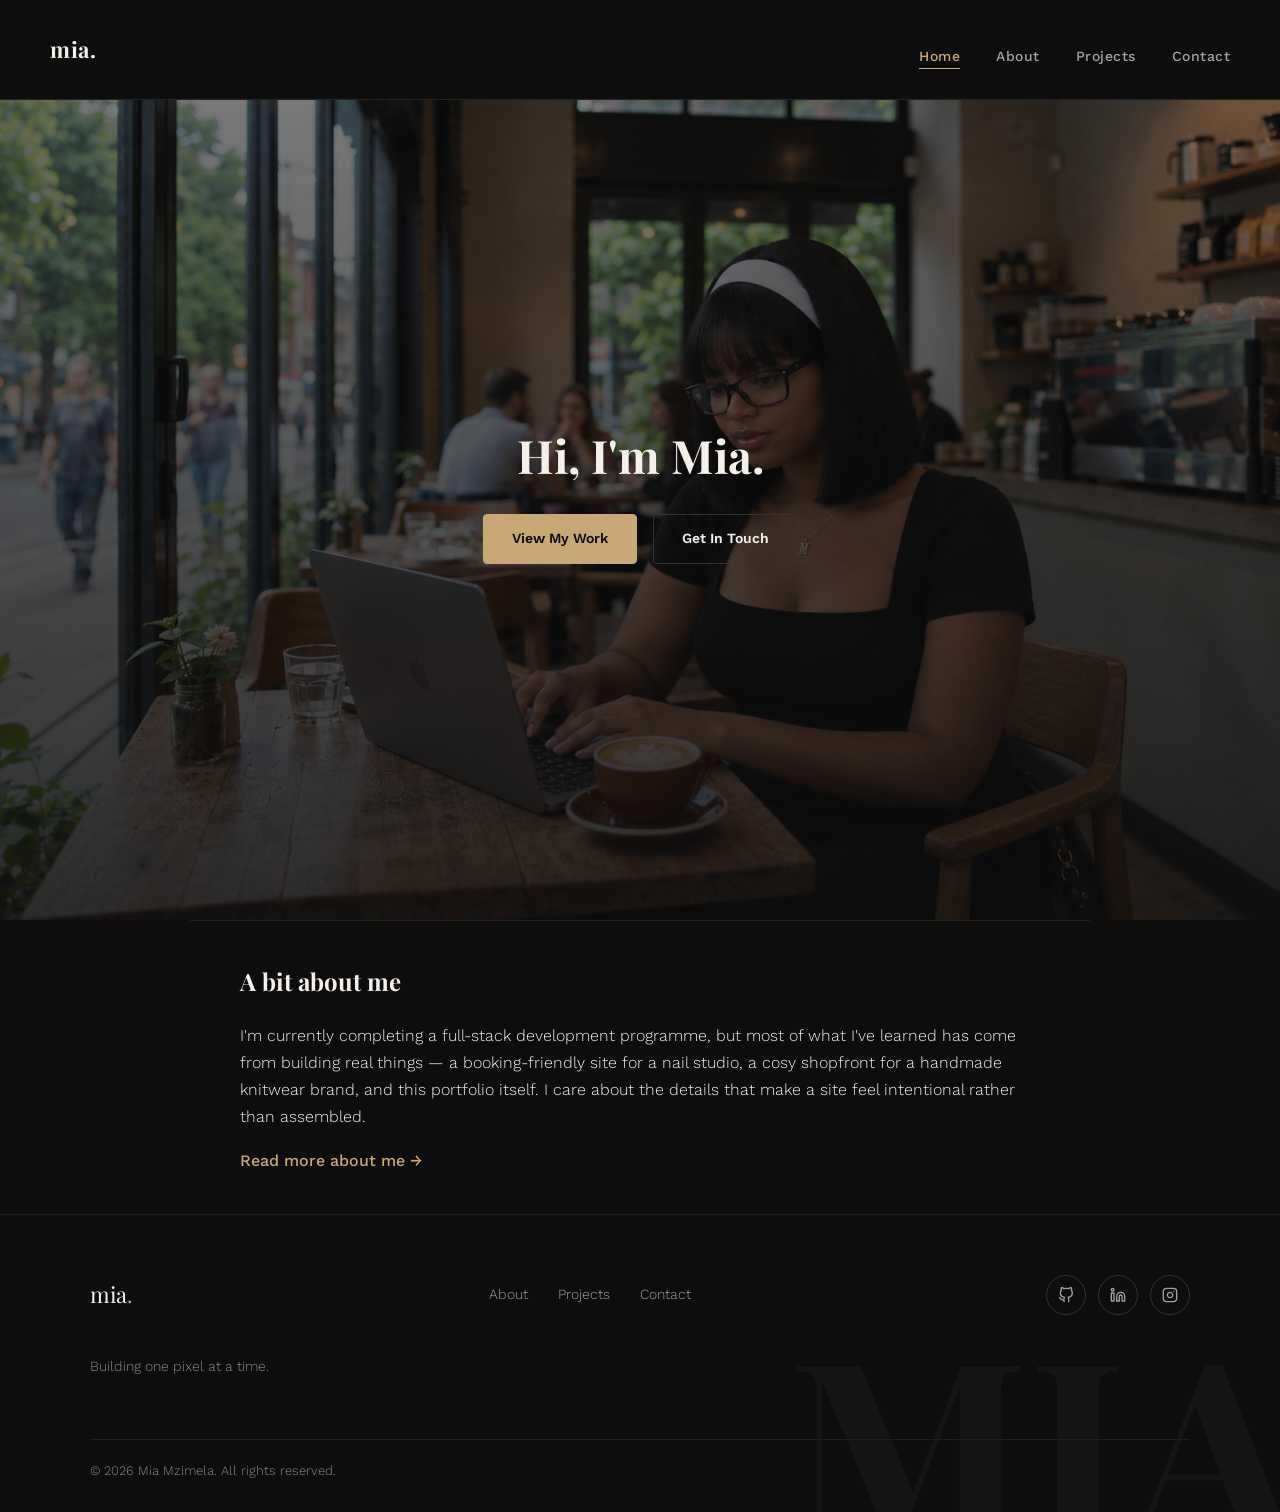
<file: index.html>
<!DOCTYPE html>
<html lang="en">
<head>
    <meta charset="UTF-8">
    <meta name="viewport" content="width=device-width, initial-scale=1.0">
    <meta name="description" content="The homepage of Mia Mzimela's portfolio - a front-end developer in training building clean, considered web experiences.">
    <link rel="preconnect" href="https://fonts.googleapis.com">
    <link rel="preconnect" href="https://fonts.gstatic.com" crossorigin>
    <link href="https://fonts.googleapis.com/css2?family=Playfair+Display:ital,wght@0,600;0,700;1,600&family=Work+Sans:wght@300;400;500;600&display=swap" rel="stylesheet">
    <link rel="stylesheet" href="css/styles.css">
    <title>Portfolio - Home</title>
</head>
<body>
    <!-- Site header with logo/title and main navigation -->
    <header id="site-header">
        <h1>mia.</h1>
        <nav>
            <ul>
                <li><a href="index.html" aria-current="page">Home</a></li>
                <li><a href="about.html">About</a></li>
                <li><a href="projects.html">Projects</a></li>
                <li><a href="contact.html">Contact</a></li>
            </ul>
        </nav>
    </header>

    <!-- Main page content -->
    <main>
        <section class="hero">
            <h2>Hi, I'm Mia.</h2>
            <div class="hero-actions">
                <a href="projects.html" class="btn btn-primary">View My Work</a>
                <a href="contact.html" class="btn btn-outline">Get In Touch</a>
            </div>
            <img src="images/hero.PNG" alt="Mia Mzimela working on a web project">
        </section>

        <section class="intro">
            <h2>A bit about me</h2>
            <p>I'm currently completing a full-stack development programme, but most of what I've learned has come from building real things — a booking-friendly site for a nail studio, a cosy shopfront for a handmade knitwear brand, and this portfolio itself. I care about the details that make a site feel intentional rather than assembled.</p>
            <a href="about.html" class="text-link">Read more about me &rarr;</a>
        </section>
    </main>

   <!-- footer -->
    <footer id="site-footer">
        <div class="footer-top">
            <a href="index.html" class="footer-logo">mia<span class="accent-dot">.</span></a>
            <ul class="footer-links">
                <li><a href="about.html">About</a></li>
                <li><a href="projects.html">Projects</a></li>
                <li><a href="contact.html">Contact</a></li>
            </ul>
            <div class="footer-social">
                <a href="https://github.com/miamzimela" target="_blank" rel="noopener noreferrer" aria-label="GitHub profile">
                    <svg xmlns="http://www.w3.org/2000/svg" width="16" height="16" viewBox="0 0 24 24" fill="none" stroke="currentColor" stroke-width="2" stroke-linecap="round" stroke-linejoin="round"><path d="M9 19c-5 1.5-5-2.5-7-3m14 6v-3.87a3.37 3.37 0 0 0-.94-2.61c3.14-.35 6.44-1.54 6.44-7A5.44 5.44 0 0 0 20 4.77 5.07 5.07 0 0 0 19.91 1S18.73.65 16 2.48a13.38 13.38 0 0 0-7 0C6.27.65 5.09 1 5.09 1A5.07 5.07 0 0 0 5 4.77a5.44 5.44 0 0 0-1.5 3.78c0 5.42 3.3 6.61 6.44 7A3.37 3.37 0 0 0 9 18.13V22"></path></svg>
                </a>
                <a href="https://www.linkedin.com/in/mia-mzimela-8a47a6213" target="_blank" rel="noopener noreferrer" aria-label="LinkedIn profile">
                    <svg xmlns="http://www.w3.org/2000/svg" width="16" height="16" viewBox="0 0 24 24" fill="none" stroke="currentColor" stroke-width="2" stroke-linecap="round" stroke-linejoin="round"><path d="M16 8a6 6 0 0 1 6 6v7h-4v-7a2 2 0 0 0-2-2 2 2 0 0 0-2 2v7h-4v-7a6 6 0 0 1 6-6z"></path><rect x="2" y="9" width="4" height="12"></rect><circle cx="4" cy="4" r="2"></circle></svg>
                </a>
                <a href="https://www.instagram.com/mia_mzimela" target="_blank" rel="noopener noreferrer" aria-label="Instagram profile">
                    <svg xmlns="http://www.w3.org/2000/svg" width="16" height="16" viewBox="0 0 24 24" fill="none" stroke="currentColor" stroke-width="2" stroke-linecap="round" stroke-linejoin="round"><rect x="2" y="2" width="20" height="20" rx="5" ry="5"></rect><path d="M16 11.37A4 4 0 1 1 12.63 8 4 4 0 0 1 16 11.37z"></path><line x1="17.5" y1="6.5" x2="17.51" y2="6.5"></line></svg>
                </a>
            </div>
        </div>
        <p class="footer-tagline">Building one pixel at a time.</p>
        <p class="footer-bottom">&copy; 2026 Mia Mzimela. All rights reserved.</p>
    </footer>
</body>
</html>
</file>
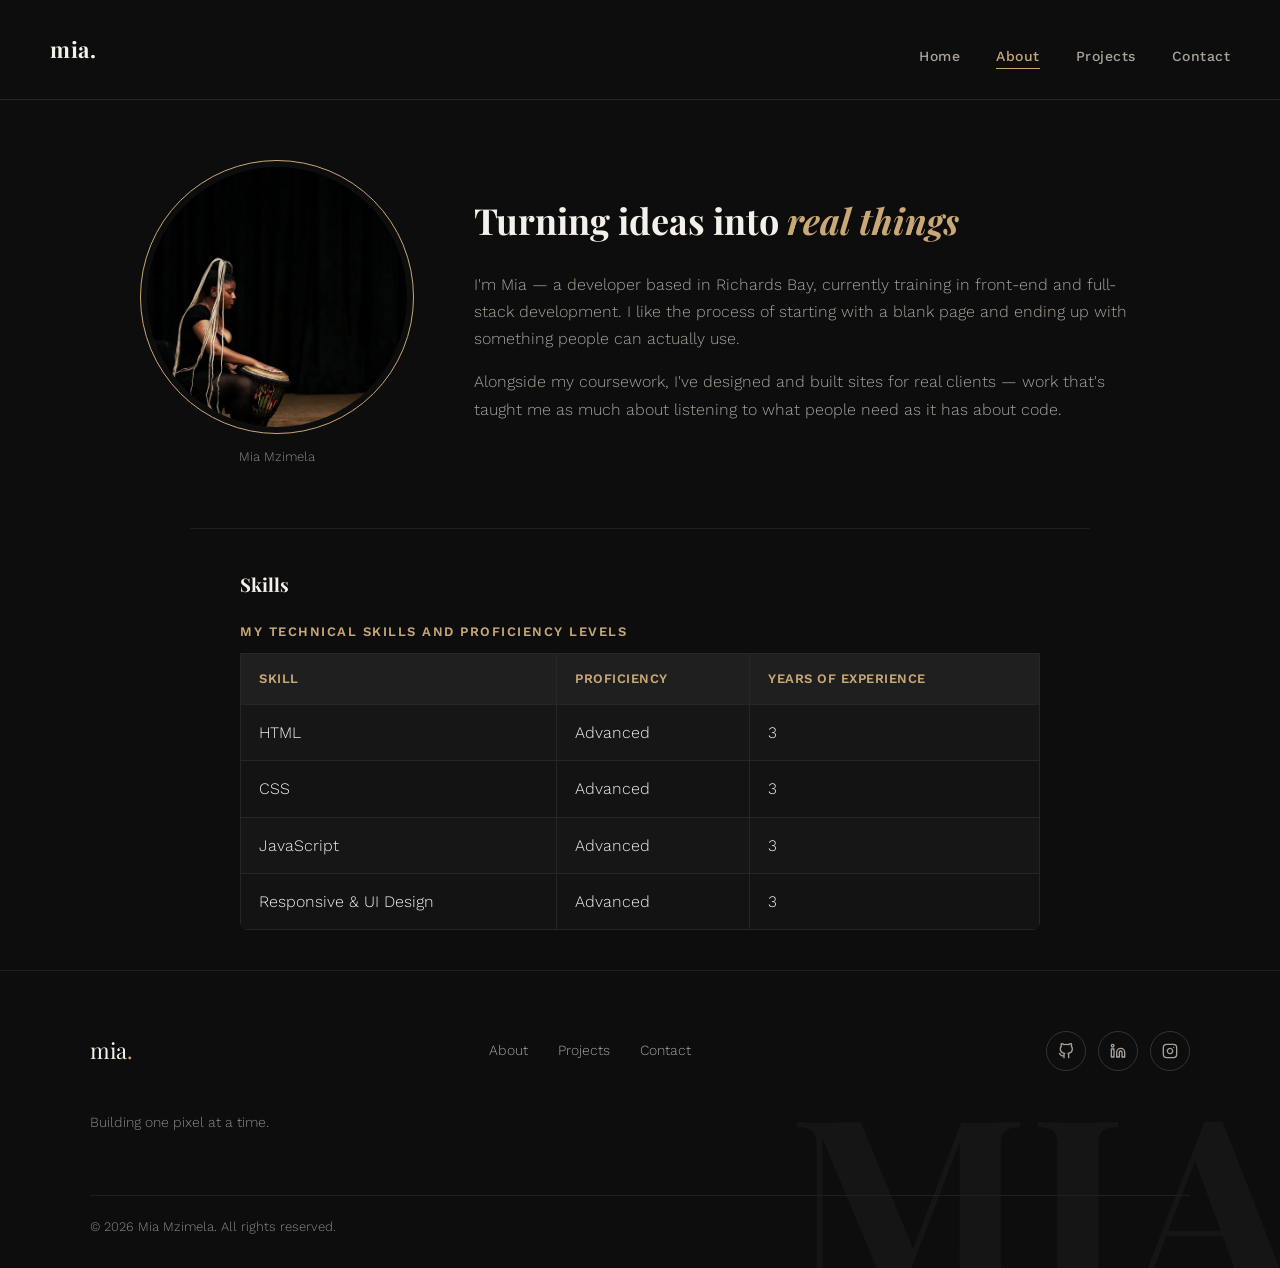
<file: about.html>
<!DOCTYPE html>
<html lang="en">
<head>
    <meta charset="UTF-8">
    <meta name="viewport" content="width=device-width, initial-scale=1.0">
    <meta name="description" content="Learn more about Mia Mzimela, a front-end developer in training, and see her skills and background.">
    <link rel="preconnect" href="https://fonts.googleapis.com">
    <link rel="preconnect" href="https://fonts.gstatic.com" crossorigin>
    <link href="https://fonts.googleapis.com/css2?family=Playfair+Display:ital,wght@0,600;0,700;1,600&family=Work+Sans:wght@300;400;500;600&display=swap" rel="stylesheet">
    <link rel="stylesheet" href="css/styles.css">
    <title>Portfolio - About</title>
</head>
<body>
    <header id="site-header">
        <h1>mia.</h1>
        <nav>
            <ul>
                <li><a href="index.html">Home</a></li>
                <li><a href="about.html" aria-current="page">About</a></li>
                <li><a href="projects.html">Projects</a></li>
                <li><a href="contact.html">Contact</a></li>
            </ul>
        </nav>
    </header>

    <main>
        <!-- Two-column intro: photo + bio, no wrapper divs needed -->
        <section class="about-hero">
            <h2 class="visually-hidden">About Mia</h2>
            <figure class="about-photo">
                <img src="images/profile.jpg" alt="Portrait photo of Mia Mzimela">
                <figcaption>Mia Mzimela</figcaption>
            </figure>
            <section class="about-text">
                <h2>Turning ideas into <em>real things</em></h2>
                <p>I'm Mia — a developer based in Richards Bay, currently training in front-end and full-stack development. I like the process of starting with a blank page and ending up with something people can actually use.</p>
                <p>Alongside my coursework, I've designed and built sites for real clients — work that's taught me as much about listening to what people need as it has about code.</p>
            </section>
        </section>

        <section class="skills">
            <h3>Skills</h3>
            <!-- Data table showing skills and proficiency level -->
            <table>
                <caption>My technical skills and proficiency levels</caption>
                <thead>
                    <tr>
                        <th scope="col">Skill</th>
                        <th scope="col">Proficiency</th>
                        <th scope="col">Years of Experience</th>
                    </tr>
                </thead>
                <tbody>
                    <tr>
                        <td>HTML</td>
                        <td>Advanced</td>
                        <td>3</td>
                    </tr>
                    <tr>
                        <td>CSS</td>
                        <td>Advanced</td>
                        <td>3</td>
                    </tr>
                    <tr>
                        <td>JavaScript</td>
                        <td>Advanced</td>
                        <td>3</td>
                    </tr>
                    <tr>
                        <td>Responsive &amp; UI Design</td>
                        <td>Advanced</td>
                        <td>3</td>
                    </tr>
                </tbody>
            </table>
        </section>
    </main>

  <!-- footer -->
    <footer id="site-footer">
        <div class="footer-top">
            <a href="index.html" class="footer-logo">mia<span class="accent-dot">.</span></a>
            <ul class="footer-links">
                <li><a href="about.html">About</a></li>
                <li><a href="projects.html">Projects</a></li>
                <li><a href="contact.html">Contact</a></li>
            </ul>
            <div class="footer-social">
                <a href="https://github.com/miamzimela" target="_blank" rel="noopener noreferrer" aria-label="GitHub profile">
                    <svg xmlns="http://www.w3.org/2000/svg" width="16" height="16" viewBox="0 0 24 24" fill="none" stroke="currentColor" stroke-width="2" stroke-linecap="round" stroke-linejoin="round"><path d="M9 19c-5 1.5-5-2.5-7-3m14 6v-3.87a3.37 3.37 0 0 0-.94-2.61c3.14-.35 6.44-1.54 6.44-7A5.44 5.44 0 0 0 20 4.77 5.07 5.07 0 0 0 19.91 1S18.73.65 16 2.48a13.38 13.38 0 0 0-7 0C6.27.65 5.09 1 5.09 1A5.07 5.07 0 0 0 5 4.77a5.44 5.44 0 0 0-1.5 3.78c0 5.42 3.3 6.61 6.44 7A3.37 3.37 0 0 0 9 18.13V22"></path></svg>
                </a>
                <a href="https://www.linkedin.com/in/mia-mzimela-8a47a6213" target="_blank" rel="noopener noreferrer" aria-label="LinkedIn profile">
                    <svg xmlns="http://www.w3.org/2000/svg" width="16" height="16" viewBox="0 0 24 24" fill="none" stroke="currentColor" stroke-width="2" stroke-linecap="round" stroke-linejoin="round"><path d="M16 8a6 6 0 0 1 6 6v7h-4v-7a2 2 0 0 0-2-2 2 2 0 0 0-2 2v7h-4v-7a6 6 0 0 1 6-6z"></path><rect x="2" y="9" width="4" height="12"></rect><circle cx="4" cy="4" r="2"></circle></svg>
                </a>
                <a href="https://www.instagram.com/mia_mzimela" target="_blank" rel="noopener noreferrer" aria-label="Instagram profile">
                    <svg xmlns="http://www.w3.org/2000/svg" width="16" height="16" viewBox="0 0 24 24" fill="none" stroke="currentColor" stroke-width="2" stroke-linecap="round" stroke-linejoin="round"><rect x="2" y="2" width="20" height="20" rx="5" ry="5"></rect><path d="M16 11.37A4 4 0 1 1 12.63 8 4 4 0 0 1 16 11.37z"></path><line x1="17.5" y1="6.5" x2="17.51" y2="6.5"></line></svg>
                </a>
            </div>
        </div>
        <p class="footer-tagline">Building one pixel at a time.</p>
        <p class="footer-bottom">&copy; 2026 Mia Mzimela. All rights reserved.</p>
    </footer>
</body>
</html>
</file>
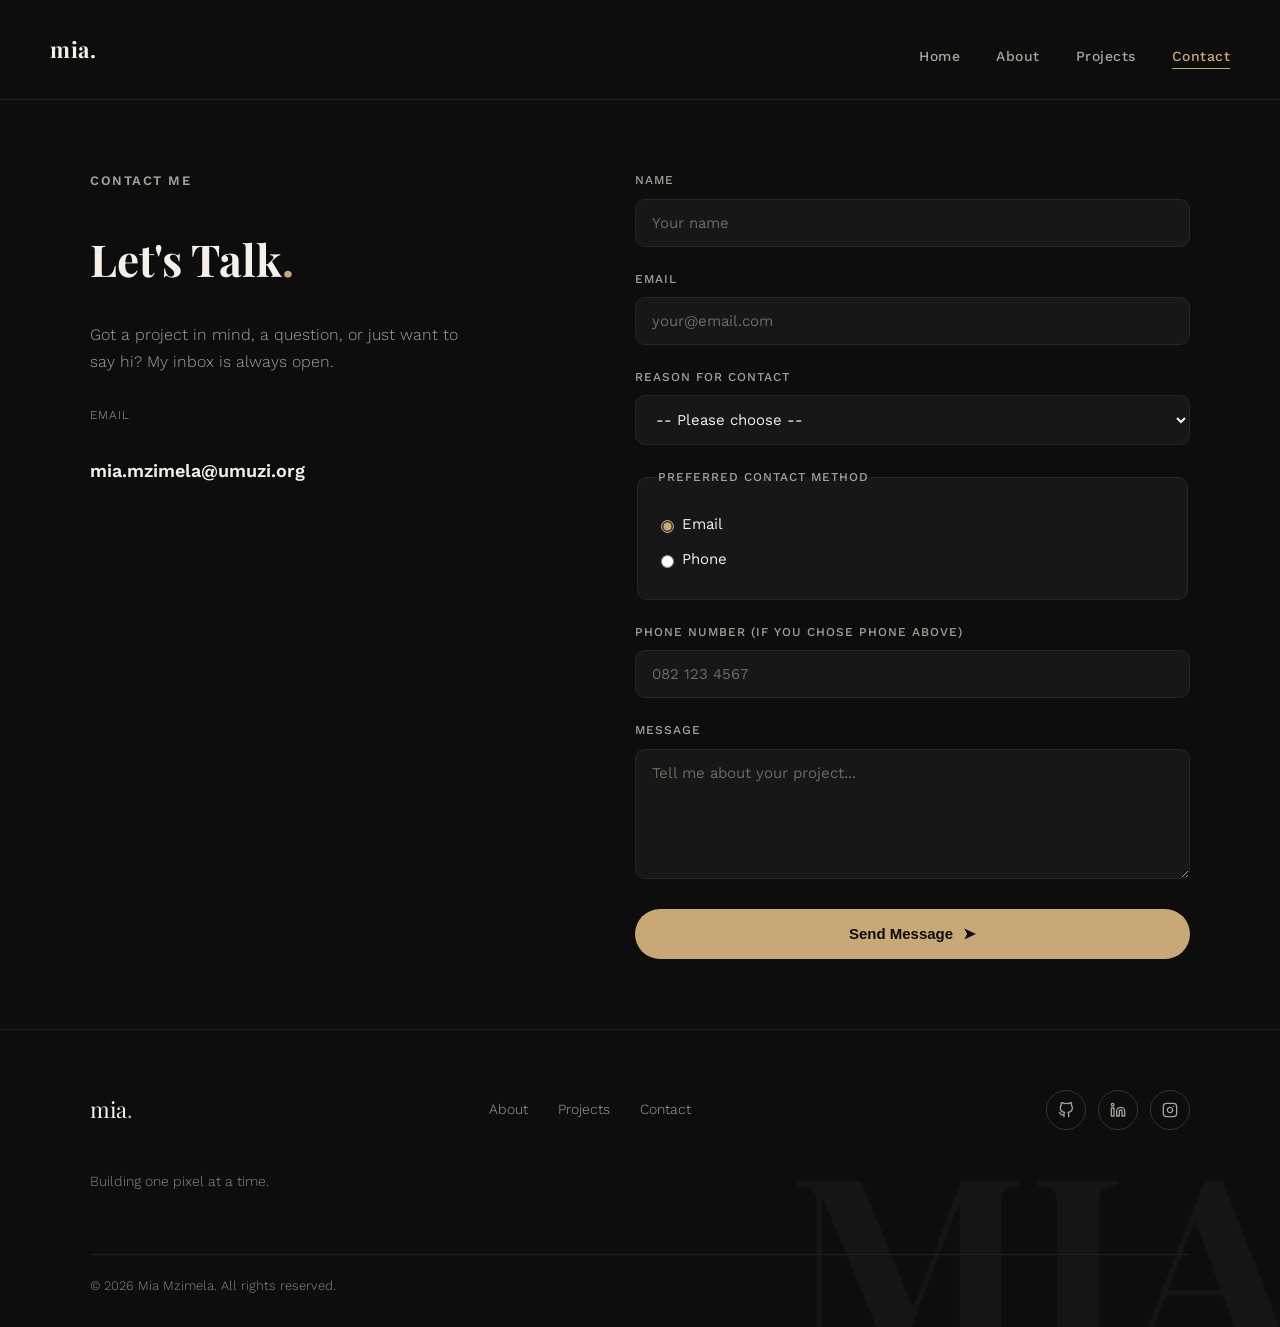
<file: contact.html>
<!DOCTYPE html>
<html lang="en">
<head>
    <meta charset="UTF-8">
    <meta name="viewport" content="width=device-width, initial-scale=1.0">
    <meta name="description" content="Get in touch with Mia Mzimela about a project, job opportunity, or general enquiry via the contact form or email.">
    <link rel="preconnect" href="https://fonts.googleapis.com">
    <link rel="preconnect" href="https://fonts.gstatic.com" crossorigin>
    <link href="https://fonts.googleapis.com/css2?family=Playfair+Display:ital,wght@0,600;0,700;1,600&family=Work+Sans:wght@300;400;500;600&display=swap" rel="stylesheet">
    <link rel="stylesheet" href="css/styles.css">
    <title>Portfolio - Contact</title>
</head>
<body>
    <header id="site-header">
        <h1>mia.</h1>
        <nav>
            <ul>
                <li><a href="index.html">Home</a></li>
                <li><a href="about.html">About</a></li>
                <li><a href="projects.html">Projects</a></li>
                <li><a href="contact.html" aria-current="page">Contact</a></li>
            </ul>
        </nav>
    </header>

    <!-- info on the left, form on the right. put the flex directly on main so I didn't need an extra div -->
    <main class="contact-layout">
        <section class="contact-intro">
            <p class="eyebrow">Contact Me</p>
            <h2>Let's Talk<span class="accent-dot">.</span></h2>
            <p>Got a project in mind, a question, or just want to say hi? My inbox is always open.</p>
            <p class="contact-email-label">Email</p>
            <p class="contact-email"><a href="mailto:mia.mzimela@umuzi.org">mia.mzimela@umuzi.org</a></p>
        </section>

        <section class="contact-form">
            <h2 class="visually-hidden">Contact Form</h2>
            <form action="#" method="post">
                <!-- using p tags instead of divs here so I stay under the div limit -->
                <p class="form-group">
                    <label for="name">Name</label>
                    <input type="text" id="name" name="name" minlength="2" placeholder="Your name" required>
                </p>

                <p class="form-group">
                    <label for="email">Email</label>
                    <input type="email" id="email" name="email" placeholder="your@email.com" required>
                </p>

                <p class="form-group">
                    <label for="reason">Reason for contact</label>
                    <select id="reason" name="reason" required>
                        <option value="">-- Please choose --</option>
                        <option value="job">Job Opportunity</option>
                        <option value="freelance">Freelance Project</option>
                        <option value="general">General Enquiry</option>
                    </select>
                </p>

                <!-- fieldset already counts as semantic, no need to wrap it again -->
                <fieldset class="form-group">
                    <legend>Preferred contact method</legend>
                    <span class="radio-option">
                        <input type="radio" id="contact-email" name="contact-method" value="email" checked>
                        <label for="contact-email">Email</label>
                    </span>
                    <span class="radio-option">
                        <input type="radio" id="contact-phone" name="contact-method" value="phone">
                        <label for="contact-phone">Phone</label>
                    </span>
                </fieldset>

                <p class="form-group">
                    <label for="phone">Phone Number (if you chose Phone above)</label>
                    <input type="tel" id="phone" name="phone" placeholder="082 123 4567" pattern="[0-9\s\-\+\(\)]{7,15}">
                </p>

                <p class="form-group">
                    <label for="message">Message</label>
                    <textarea id="message" name="message" minlength="10" placeholder="Tell me about your project..." required></textarea>
                </p>

                <button type="submit">Send Message <span aria-hidden="true">&#10148;</span></button>
            </form>
        </section>
    </main>

     <!-- footer -->
    <footer id="site-footer">
        <div class="footer-top">
            <a href="index.html" class="footer-logo">mia<span class="accent-dot">.</span></a>
            <ul class="footer-links">
                <li><a href="about.html">About</a></li>
                <li><a href="projects.html">Projects</a></li>
                <li><a href="contact.html">Contact</a></li>
            </ul>
            <div class="footer-social">
                <a href="https://github.com/miamzimela" target="_blank" rel="noopener noreferrer" aria-label="GitHub profile">
                    <svg xmlns="http://www.w3.org/2000/svg" width="16" height="16" viewBox="0 0 24 24" fill="none" stroke="currentColor" stroke-width="2" stroke-linecap="round" stroke-linejoin="round"><path d="M9 19c-5 1.5-5-2.5-7-3m14 6v-3.87a3.37 3.37 0 0 0-.94-2.61c3.14-.35 6.44-1.54 6.44-7A5.44 5.44 0 0 0 20 4.77 5.07 5.07 0 0 0 19.91 1S18.73.65 16 2.48a13.38 13.38 0 0 0-7 0C6.27.65 5.09 1 5.09 1A5.07 5.07 0 0 0 5 4.77a5.44 5.44 0 0 0-1.5 3.78c0 5.42 3.3 6.61 6.44 7A3.37 3.37 0 0 0 9 18.13V22"></path></svg>
                </a>
                <a href="https://www.linkedin.com/in/mia-mzimela-8a47a6213" target="_blank" rel="noopener noreferrer" aria-label="LinkedIn profile">
                    <svg xmlns="http://www.w3.org/2000/svg" width="16" height="16" viewBox="0 0 24 24" fill="none" stroke="currentColor" stroke-width="2" stroke-linecap="round" stroke-linejoin="round"><path d="M16 8a6 6 0 0 1 6 6v7h-4v-7a2 2 0 0 0-2-2 2 2 0 0 0-2 2v7h-4v-7a6 6 0 0 1 6-6z"></path><rect x="2" y="9" width="4" height="12"></rect><circle cx="4" cy="4" r="2"></circle></svg>
                </a>
                <a href="https://www.instagram.com/mia_mzimela" target="_blank" rel="noopener noreferrer" aria-label="Instagram profile">
                    <svg xmlns="http://www.w3.org/2000/svg" width="16" height="16" viewBox="0 0 24 24" fill="none" stroke="currentColor" stroke-width="2" stroke-linecap="round" stroke-linejoin="round"><rect x="2" y="2" width="20" height="20" rx="5" ry="5"></rect><path d="M16 11.37A4 4 0 1 1 12.63 8 4 4 0 0 1 16 11.37z"></path><line x1="17.5" y1="6.5" x2="17.51" y2="6.5"></line></svg>
                </a>
            </div>
        </div>
        <p class="footer-tagline">Building one pixel at a time.</p>
        <p class="footer-bottom">&copy; 2026 Mia Mzimela. All rights reserved.</p>
    </footer>
</body>
</html>
</file>
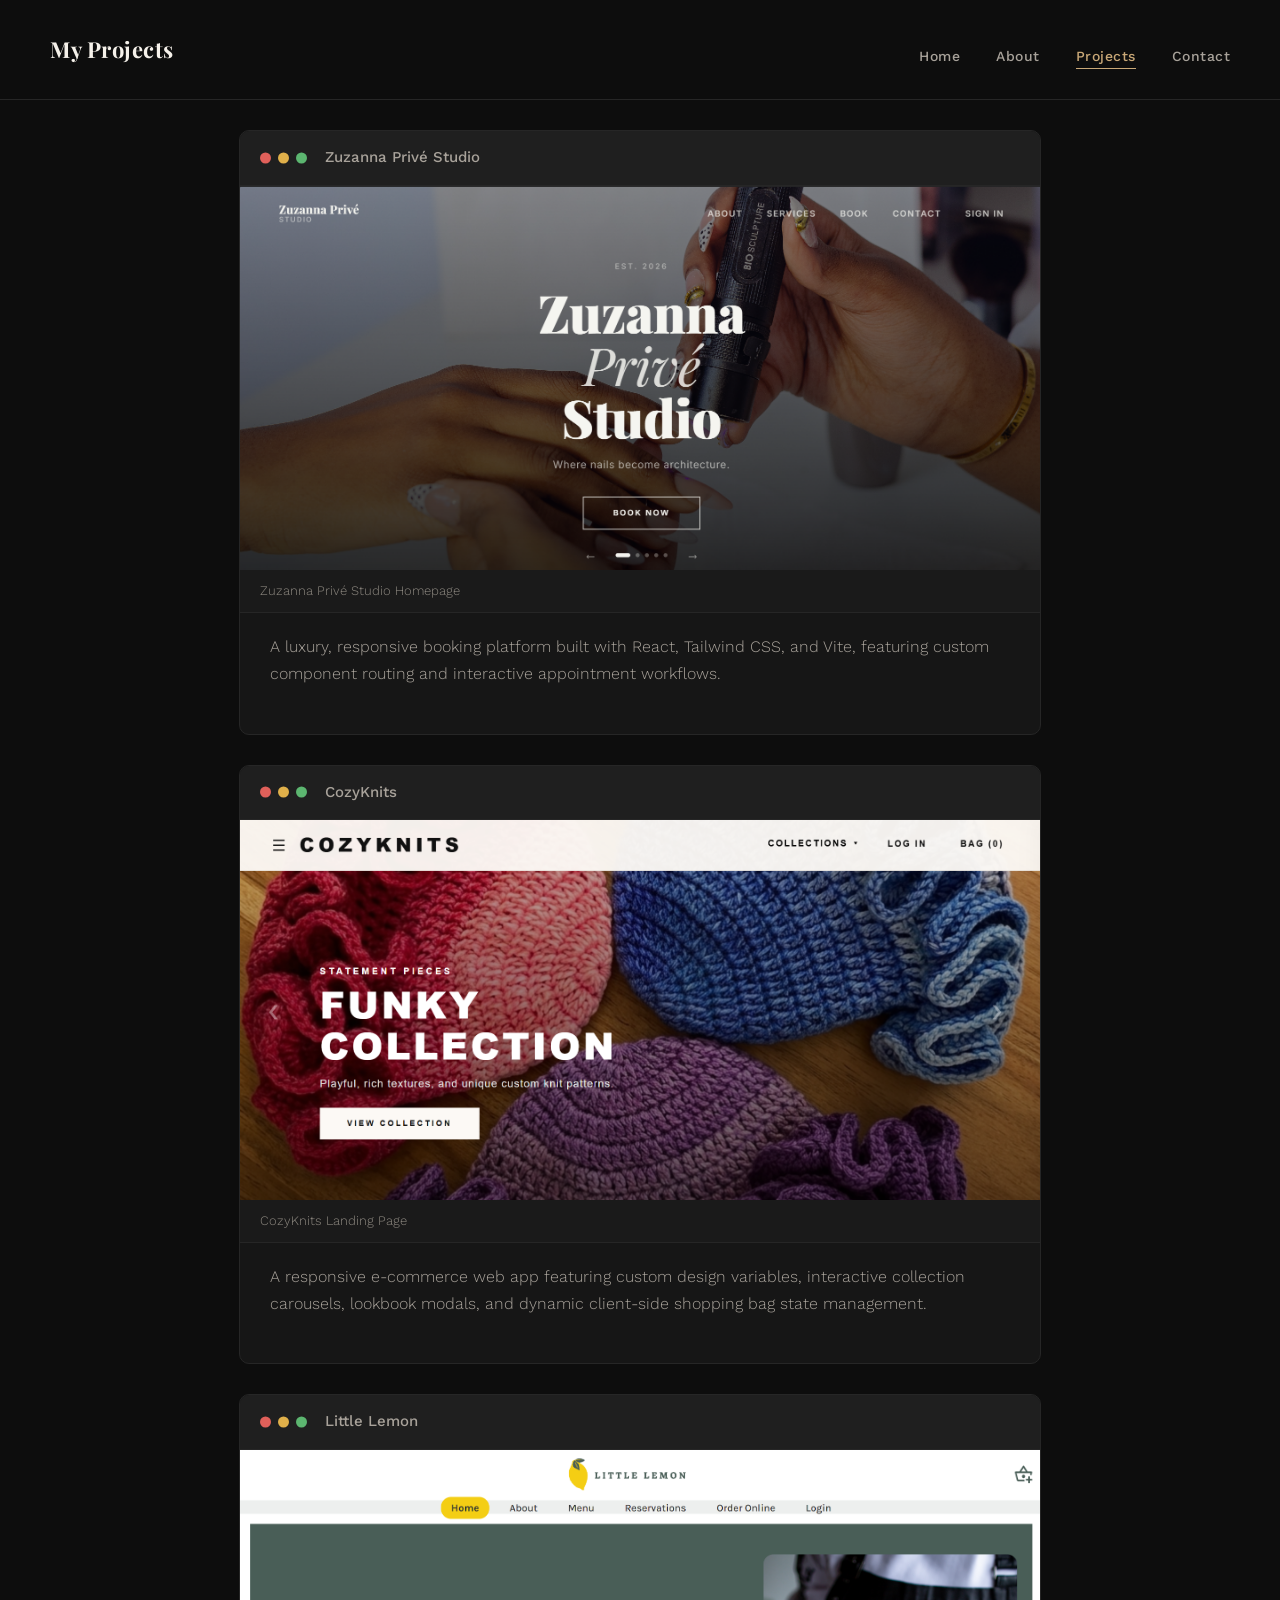
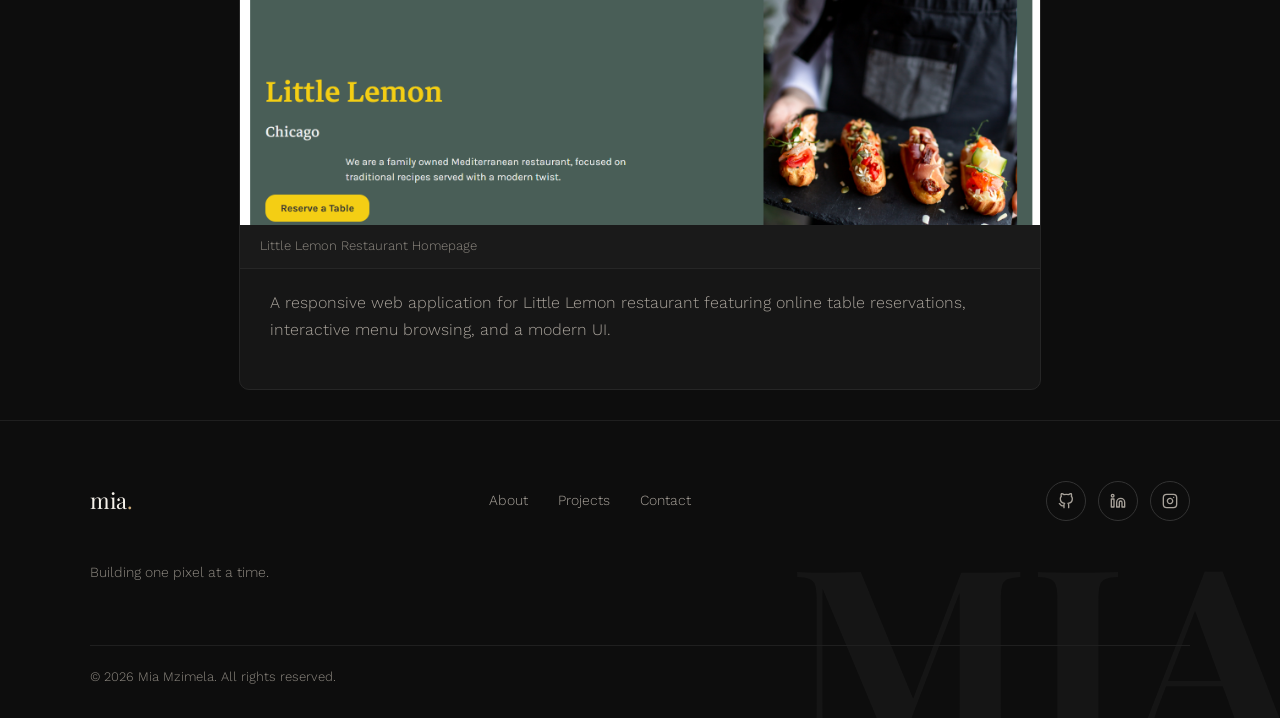
<file: projects.html>
<!DOCTYPE html>
<html lang="en">
<head>
    <meta charset="UTF-8">
    <meta name="viewport" content="width=device-width, initial-scale=1.0">
    <meta name="description" content="A collection of web development projects built by Mia Mzimela, including client sites for a nail studio, a knitwear brand, and a restaurant.">
    <title>Portfolio - Projects</title>
    <link rel="preconnect" href="https://fonts.googleapis.com">
    <link rel="preconnect" href="https://fonts.gstatic.com" crossorigin>
    <link href="https://fonts.googleapis.com/css2?family=Playfair+Display:ital,wght@0,600;0,700;1,600&family=Work+Sans:wght@300;400;500;600&display=swap" rel="stylesheet">
    <link rel="stylesheet" href="css/styles.css">
</head>
<body>
    <header id="site-header">
        <h1>My Projects</h1>
        <nav>
            <ul>
                <li><a href="index.html">Home</a></li>
                <li><a href="about.html">About</a></li>
                <li><a href="projects.html" aria-current="page">Projects</a></li>
                <li><a href="contact.html">Contact</a></li>
            </ul>
        </nav>
    </header>

    <main>
        <article class="project">
            <h2>Zuzanna Privé Studio</h2>
            <figure>
                <img src="images/project1.png" alt="Screenshot of a responsive website homepage.">
                <figcaption>Zuzanna Privé Studio Homepage</figcaption>
            </figure>
            <p>A luxury, responsive booking platform built with React, Tailwind CSS, and Vite, featuring custom component routing and interactive appointment workflows.</p>
        </article>

        <article class="project">
            <h2>CozyKnits</h2>
            <figure>
                <img src="images/project2.png" alt="Screenshot of e-commerce landing page.">
                <figcaption>CozyKnits Landing Page</figcaption>
            </figure>
            <p>A responsive e-commerce web app featuring custom design variables, interactive collection carousels, lookbook modals, and dynamic client-side shopping bag state management.</p>
        </article>

        <article class="project">
            <h2>Little Lemon</h2>
            <figure>
                <img src="images/project3.png" alt="Screenshot of restaurant website homepage.">
                <figcaption>Little Lemon Restaurant Homepage</figcaption>
            </figure>
            <p>A responsive web application for Little Lemon restaurant featuring online table reservations, interactive menu browsing, and a modern UI.</p>
        </article>
    </main>

   <!-- footer -->
    <footer id="site-footer">
        <div class="footer-top">
            <a href="index.html" class="footer-logo">mia<span class="accent-dot">.</span></a>
            <ul class="footer-links">
                <li><a href="about.html">About</a></li>
                <li><a href="projects.html">Projects</a></li>
                <li><a href="contact.html">Contact</a></li>
            </ul>
            <div class="footer-social">
                <a href="https://github.com/miamzimela" target="_blank" rel="noopener noreferrer" aria-label="GitHub profile">
                    <svg xmlns="http://www.w3.org/2000/svg" width="16" height="16" viewBox="0 0 24 24" fill="none" stroke="currentColor" stroke-width="2" stroke-linecap="round" stroke-linejoin="round"><path d="M9 19c-5 1.5-5-2.5-7-3m14 6v-3.87a3.37 3.37 0 0 0-.94-2.61c3.14-.35 6.44-1.54 6.44-7A5.44 5.44 0 0 0 20 4.77 5.07 5.07 0 0 0 19.91 1S18.73.65 16 2.48a13.38 13.38 0 0 0-7 0C6.27.65 5.09 1 5.09 1A5.07 5.07 0 0 0 5 4.77a5.44 5.44 0 0 0-1.5 3.78c0 5.42 3.3 6.61 6.44 7A3.37 3.37 0 0 0 9 18.13V22"></path></svg>
                </a>
                <a href="https://www.linkedin.com/in/mia-mzimela-8a47a6213" target="_blank" rel="noopener noreferrer" aria-label="LinkedIn profile">
                    <svg xmlns="http://www.w3.org/2000/svg" width="16" height="16" viewBox="0 0 24 24" fill="none" stroke="currentColor" stroke-width="2" stroke-linecap="round" stroke-linejoin="round"><path d="M16 8a6 6 0 0 1 6 6v7h-4v-7a2 2 0 0 0-2-2 2 2 0 0 0-2 2v7h-4v-7a6 6 0 0 1 6-6z"></path><rect x="2" y="9" width="4" height="12"></rect><circle cx="4" cy="4" r="2"></circle></svg>
                </a>
                <a href="https://www.instagram.com/mia_mzimela" target="_blank" rel="noopener noreferrer" aria-label="Instagram profile">
                    <svg xmlns="http://www.w3.org/2000/svg" width="16" height="16" viewBox="0 0 24 24" fill="none" stroke="currentColor" stroke-width="2" stroke-linecap="round" stroke-linejoin="round"><rect x="2" y="2" width="20" height="20" rx="5" ry="5"></rect><path d="M16 11.37A4 4 0 1 1 12.63 8 4 4 0 0 1 16 11.37z"></path><line x1="17.5" y1="6.5" x2="17.51" y2="6.5"></line></svg>
                </a>
            </div>
        </div>
        <p class="footer-tagline">Building one pixel at a time.</p>
        <p class="footer-bottom">&copy; 2026 Mia Mzimela. All rights reserved.</p>
    </footer>
</body>
</html>
</file>
<file: css/styles.css>
/* styles.css
   Went with a dark, editorial look for this - near-black background,
   gold accent colour, serif headings (Playfair Display) paired with
   Work Sans for body text.
   Roughly organised top to bottom in the order things appear on the
   page: header/nav, then each page's main sections, then the footer. */

/* just resetting the defaults browsers add, and setting the base font/colours */
body {
    font-family: 'Work Sans', Arial, sans-serif;
    margin: 0;
    padding: 0;
    color: #f5f1ea;
    background-color: #0d0d0d;
    line-height: 1.7;
    font-weight: 300;
}

h1, h2, h3 {
    font-family: 'Playfair Display', Georgia, serif;
    color: #f5f1ea;
    font-weight: 700;
    margin-top: 0;
}

/* header + nav bar */

/* only one header per page so an ID is fine here */
#site-header {
    background-color: #0d0d0d;
    color: #f5f1ea;
    padding: 30px 50px;
    border-bottom: 1px solid #262626;
    display: flex;
    justify-content: space-between;
    align-items: center;
    flex-wrap: wrap;
}

header h1 {
    margin: 0;
    font-size: 22px;
    letter-spacing: 0.5px;
}

/* only want this ul styling inside the nav, not any other list on the page */
nav ul {
    list-style: none;
    display: flex;
    justify-content: center;
    gap: 36px;
    margin: 12px 0 0;
    padding: 0;
    flex-wrap: wrap;
}

/* same idea - scoping this to just the nav links */
nav li a {
    color: #a8a29a;
    text-decoration: none;
    font-weight: 500;
    font-size: 14px;
    letter-spacing: 0.5px;
    padding-bottom: 4px;
    border-bottom: 1px solid transparent;
    transition: color 0.2s ease-in-out, border-color 0.2s ease-in-out;
}

/* nav link hover */
nav li a:hover {
    color: #c9a877;
    border-bottom: 1px solid #c9a877;
}

/* keyboard users need a visible focus state too, not just mouse hover */
nav li a:focus {
    outline: 2px solid #c9a877;
    outline-offset: 4px;
}

/* highlights whatever page you're currently on (set via aria-current in the html) */
nav li a[aria-current="page"] {
    color: #c9a877;
    border-bottom: 1px solid #c9a877;
}

/* homepage hero - the img tag fills the whole section like a background would, */

/* but it stays a real img so it keeps its alt text and still counts toward */

/* the 5+ images requirement (a CSS background-image wouldn't) */
.hero {
    position: relative;
    overflow: hidden;
    min-height: 640px;
    display: flex;
    flex-direction: column;
    align-items: center;
    justify-content: center;
    padding: 90px 50px;
    margin: 0;
    color: #f5f1ea;
    text-align: center;
}

.hero img {
    position: absolute;
    inset: 0;
    width: 100%;
    height: 100%;
    object-fit: cover;
    z-index: 0;
    margin: 0;
    border: none;
    border-radius: 0;
}

/* dark scrim over the photo so the text stays readable no matter what photo goes here */
.hero::before {
    content: "";
    position: absolute;
    inset: 0;
    background: linear-gradient(180deg, rgb(13 13 13 / 55%), rgb(13 13 13 / 85%));
    z-index: 1;
}

.hero h2,
.hero p,
.hero-actions {
    position: relative;
    z-index: 2;
}

.hero h2 {
    font-size: 46px;
    color: #f5f1ea;
    margin-bottom: 20px;
}

.hero p {
    font-size: 17px;
    color: #d8d3ca;
    max-width: 520px;
    margin: 0 auto 30px;
}

/* the two buttons under the hero text */
.hero-actions {
    display: flex;
    justify-content: center;
    gap: 16px;
    margin-bottom: 40px;
    flex-wrap: wrap;
}

.btn {
    display: inline-block;
    padding: 12px 28px;
    border-radius: 4px;
    font-size: 14px;
    font-weight: 600;
    text-decoration: none;
    transition: all 0.2s ease-in-out;
    box-sizing: border-box;
}

.btn-primary {
    background-color: #c9a877;
    color: #0d0d0d;
    border: 1px solid #c9a877;
}

.btn-primary:hover {
    background-color: #dbbb8e;
}

.btn-outline {
    background-color: transparent;
    color: #f5f1ea;
    border: 1px solid #333;
}

.btn-outline:hover {
    border-color: #c9a877;
    color: #c9a877;
}

/* the 'read more about me' link on the homepage */
.text-link {
    color: #c9a877;
    text-decoration: none;
    font-weight: 500;
    border-bottom: 1px solid transparent;
}

.text-link:hover {
    border-bottom: 1px solid #c9a877;
}

/* generic section padding, reused in a few places */
.intro,
.skills {
    padding: 40px 50px;
    margin: 0 auto;
    max-width: 800px;
    background-color: #0d0d0d;
    border-top: 1px solid #1f1f1f;
}

/* hides text visually but keeps it available to screen readers - used for
   section headings the design doesn't need to show, but the validator and
   accessibility tools still expect */
.visually-hidden {
    position: absolute;
    width: 1px;
    height: 1px;
    padding: 0;
    margin: -1px;
    overflow: hidden;
    clip-path: inset(50%);
    white-space: nowrap;
    border: 0;
}

/* about page - photo next to bio text */
.about-hero {
    display: flex;
    gap: 60px;
    padding: 60px 50px;
    max-width: 1000px;
    margin: 0 auto;
    align-items: center;
    flex-wrap: wrap;
}

.about-photo {
    margin: 0;
    flex: 0 0 260px;
}

.about-photo img {
    display: block;
    width: 260px;
    height: 260px;
    object-fit: cover;
    border: 1px solid #c9a877;
    border-radius: 50%;
    padding: 6px;
}

.about-photo figcaption {
    text-align: center;
    margin-top: 12px;
    font-size: 13px;
    color: #8f8a82;
}

.about-text {
    flex: 1 1 400px;
}

.about-text h2 {
    font-size: 36px;
    margin-bottom: 20px;
}

.about-text em {
    color: #c9a877;
    font-style: italic;
}

.about-text p {
    color: #a8a29a;
    margin-bottom: 16px;
}

/* skills table on the about page */
table {
    width: 100%;
    border-collapse: collapse;
    margin-top: 20px;
    background-color: #161616;
    border-radius: 8px;
    overflow: hidden;
}

caption {
    text-align: left;
    color: #c9a877;
    font-size: 13px;
    font-weight: 600;
    letter-spacing: 1.5px;
    text-transform: uppercase;
    margin-bottom: 10px;
    font-family: 'Work Sans', Arial, sans-serif;
}

th, td {
    border: 1px solid #262626;
    padding: 14px 18px;
    text-align: left;
}

thead {
    background-color: #1f1f1f;
    color: #c9a877;
}

thead th {
    font-weight: 600;
    letter-spacing: 0.5px;
    text-transform: uppercase;
    font-size: 13px;
}

/* zebra stripes so the rows are easier to read */
tbody tr:nth-child(even) {
    background-color: #131313;
}

tbody tr:hover {
    background-color: #1c1c1c;
}

/* project cards - going for a little browser-window look */
.project {
    max-width: 800px;
    background-color: #161616;
    border: 1px solid #262626;
    border-radius: 10px;
    padding: 0 0 30px;
    margin: 30px auto;
    overflow: hidden;
}

/* the red/yellow/green dots, like a mac browser window */
.project h2 {
    font-family: 'Work Sans', Arial, sans-serif;
    font-size: 15px;
    font-weight: 500;
    color: #a8a29a;
    background-color: #1f1f1f;
    padding: 14px 20px;
    margin: 0;
    border-bottom: 1px solid #262626;
    position: relative;
    padding-left: 85px;
}

.project h2::before {
    content: "";
    position: absolute;
    left: 20px;
    top: 50%;
    transform: translateY(-50%);
    width: 11px;
    height: 11px;
    border-radius: 50%;
    background-color: #e0605a;
    box-shadow: 18px 0 0 #e0b04a, 36px 0 0 #5cb670;
}

.project figure {
    margin: 0;
}

.project img {
    width: 100%;
    display: block;
    margin: 0;
    border: none;
    border-radius: 0;
}

.project figcaption {
    padding: 10px 20px;
    font-size: 13px;
    color: #8f8a82;
    background-color: #1a1a1a;
    border-bottom: 1px solid #262626;
}

.project p {
    padding: 0 30px;
    margin-top: 20px;
    color: #a8a29a;
}

/* contact page layout */
.contact-layout {
    display: flex;
    gap: 70px;
    max-width: 1100px;
    margin: 0 auto;
    padding: 70px 50px;
    flex-wrap: wrap;
}

.contact-intro {
    flex: 1 1 320px;
}

/* small label above the big heading */
.eyebrow {
    color: #c9a877;
    font-size: 13px;
    font-weight: 600;
    letter-spacing: 1.5px;
    text-transform: uppercase;
    margin: 0 0 12px;
}

.contact-intro h2 {
    font-size: 44px;
    margin-bottom: 24px;
}

.accent-dot {
    color: #c9a877;
}

.contact-intro > p {
    color: #a8a29a;
    max-width: 380px;
    margin-bottom: 30px;
}

.contact-email-label {
    font-size: 12px;
    letter-spacing: 1px;
    text-transform: uppercase;
    color: #6f6a62;
    margin-bottom: 6px;
}

.contact-email a {
    color: #f5f1ea;
    font-size: 18px;
    font-weight: 600;
    text-decoration: none;
}

.contact-email a:hover {
    color: #c9a877;
}

/* the actual form fields */
.contact-form {
    flex: 1 1 400px;
    background-color: #0d0d0d;
}

.form-group {
    margin-bottom: 22px;
}

.form-group label,
fieldset legend {
    display: block;
    font-weight: 500;
    font-size: 12px;
    letter-spacing: 1px;
    text-transform: uppercase;
    color: #a8a29a;
    margin-bottom: 8px;
}

/* rounded input boxes - wanted these to feel more like a real product form, not a boring html form */
input[type="text"],
input[type="email"],
input[type="tel"],
textarea,
select {
    width: 100%;
    padding: 14px 16px;
    border: 1px solid #262626;
    border-radius: 10px;
    font-family: 'Work Sans', Arial, sans-serif;
    font-size: 15px;
    box-sizing: border-box;
    background-color: #171717;
    color: #f5f1ea;
}

input::placeholder,
textarea::placeholder {
    color: #6f6a62;
}

textarea {
    min-height: 130px;
    resize: vertical;
}

/* gold border when you click into a field */
input:focus,
textarea:focus,
select:focus {
    outline: none;
    border-color: #c9a877;
}

fieldset {
    border: 1px solid #262626;
    border-radius: 10px;
    padding: 16px 18px;
    margin-bottom: 22px;
    background-color: #171717;
}

fieldset input[type="radio"] {
    margin-right: 8px;
    accent-color: #c9a877;
}

.radio-option label {
    display: inline;
    font-weight: 400;
    text-transform: none;
    letter-spacing: 0;
    font-size: 15px;
    color: #f5f1ea;
    margin: 0;
}

.radio-option {
    display: flex;
    align-items: center;
    margin-bottom: 10px;
}

.contact-form p.form-group {
    margin-top: 0;
}

button[type="submit"] {
    background-color: #c9a877;
    color: #0d0d0d;
    border: none;
    padding: 16px 30px;
    font-size: 15px;
    font-weight: 600;
    border-radius: 999px;
    cursor: pointer;
    transition: background-color 0.2s ease-in-out;
    width: 100%;
    display: flex;
    align-items: center;
    justify-content: center;
    gap: 10px;
}

/* button hover */
button[type="submit"]:hover {
    background-color: #dbbb8e;
}

/* footer */

/* again, only one footer per page so ID is fine */
#site-footer {
    background-color: #0d0d0d;
    color: #a8a29a;
    padding: 60px 50px 30px;
    border-top: 1px solid #1f1f1f;
    font-size: 14px;
    position: relative;
    overflow: hidden;
}

/* giant faint "MIA" text sitting behind everything - pure CSS, no extra element needed */
#site-footer::after {
    content: "MIA";
    position: absolute;
    right: -20px;
    bottom: -60px;
    font-family: 'Playfair Display', Georgia, serif;
    font-size: 260px;
    font-weight: 700;
    color: rgb(245 241 234 / 3%);
    line-height: 1;
    pointer-events: none;
    z-index: 0;
}

.footer-top {
    display: flex;
    justify-content: space-between;
    align-items: center;
    flex-wrap: wrap;
    gap: 24px;
    max-width: 1100px;
    margin: 0 auto;
    position: relative;
    z-index: 1;
}

.footer-logo {
    font-family: 'Playfair Display', Georgia, serif;
    font-size: 22px;
    color: #f5f1ea;
    text-decoration: none;
}

.footer-links {
    list-style: none;
    margin: 0;
    padding: 0;
    display: flex;
    gap: 30px;
}

.footer-links a {
    color: #a8a29a;
    text-decoration: none;
}

.footer-links a:hover {
    color: #c9a877;
}

/* row of little circular icon buttons for social links */
.footer-social {
    display: flex;
    gap: 12px;
}

.footer-social a {
    display: flex;
    align-items: center;
    justify-content: center;
    width: 38px;
    height: 38px;
    border: 1px solid #333;
    border-radius: 50%;
    color: #a8a29a;
    transition: all 0.2s ease-in-out;
}

.footer-social a:hover {
    border-color: #c9a877;
    color: #c9a877;
}

.footer-tagline {
    max-width: 1100px;
    margin: 40px auto 0;
    color: #8f8a82;
    position: relative;
    z-index: 1;
}

.footer-bottom {
    max-width: 1100px;
    margin: 60px auto 0;
    padding-top: 20px;
    border-top: 1px solid #1f1f1f;
    font-size: 13px;
    color: #8f8a82;
    position: relative;
    z-index: 1;
}

/* small screens - tightening things up that were sized for desktop */
@media (width <= 640px) {
    #site-header {
        padding: 18px 20px;
    }

    nav ul {
        gap: 16px;
    }

    .hero {
        min-height: 420px;
        padding: 60px 24px;
    }

    .hero h2 {
        font-size: 30px;
    }

    .hero-actions {
        flex-direction: column;
        width: 100%;
    }

    .btn {
        width: 100%;
        text-align: center;
    }

    .about-hero {
        flex-direction: column;
        padding: 40px 24px;
        gap: 30px;
        text-align: center;
    }

    .about-photo {
        margin: 0 auto;
    }

    .about-text h2 {
        font-size: 28px;
    }

    .skills,
    .intro {
        padding: 30px 24px;
    }

    /* the table can get cramped on narrow screens, so let it scroll sideways instead of squishing */
    table {
        display: block;
        overflow-x: auto;
        white-space: nowrap;
    }

    .contact-layout {
        flex-direction: column;
        padding: 40px 24px;
        gap: 40px;
    }

    .contact-intro h2 {
        font-size: 32px;
    }

    .footer-top {
        flex-direction: column;
        align-items: flex-start;
        gap: 20px;
    }

    #site-footer::after {
        font-size: 140px;
        bottom: -30px;
    }
}
</file>
